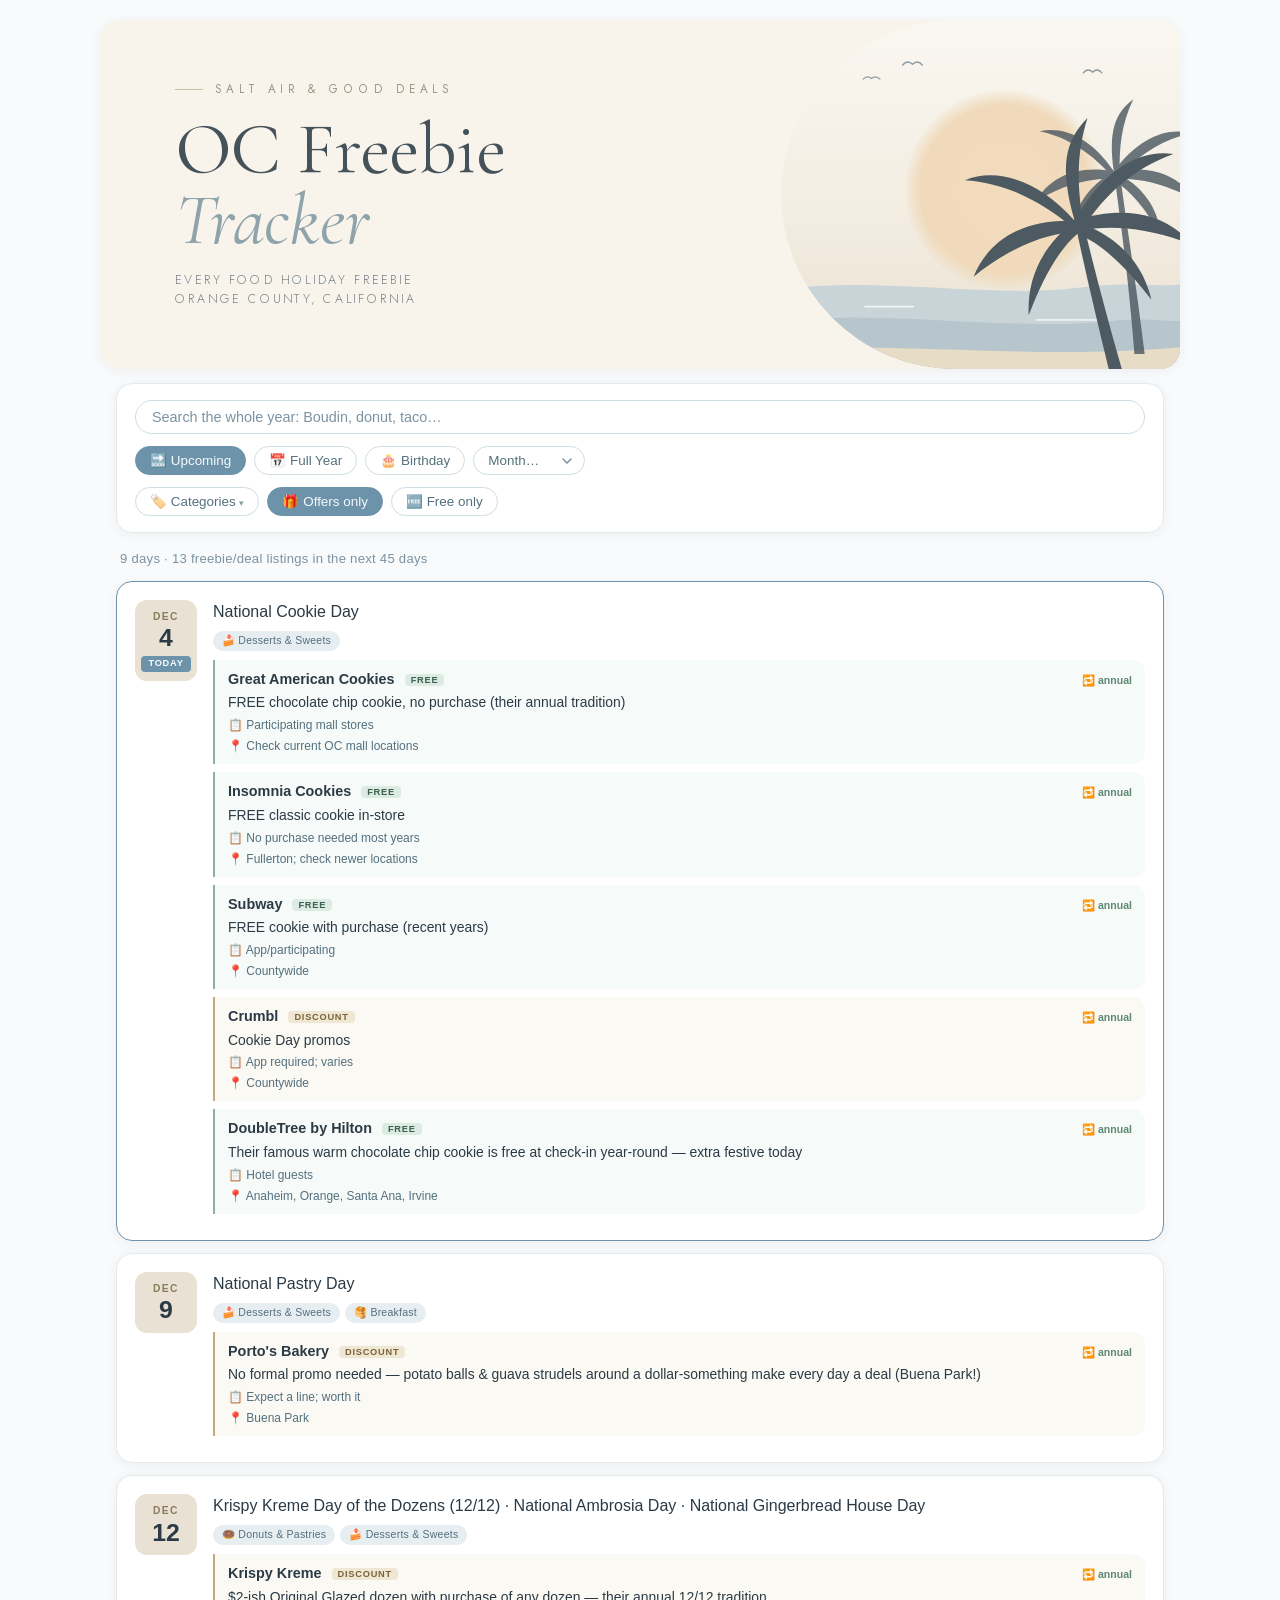
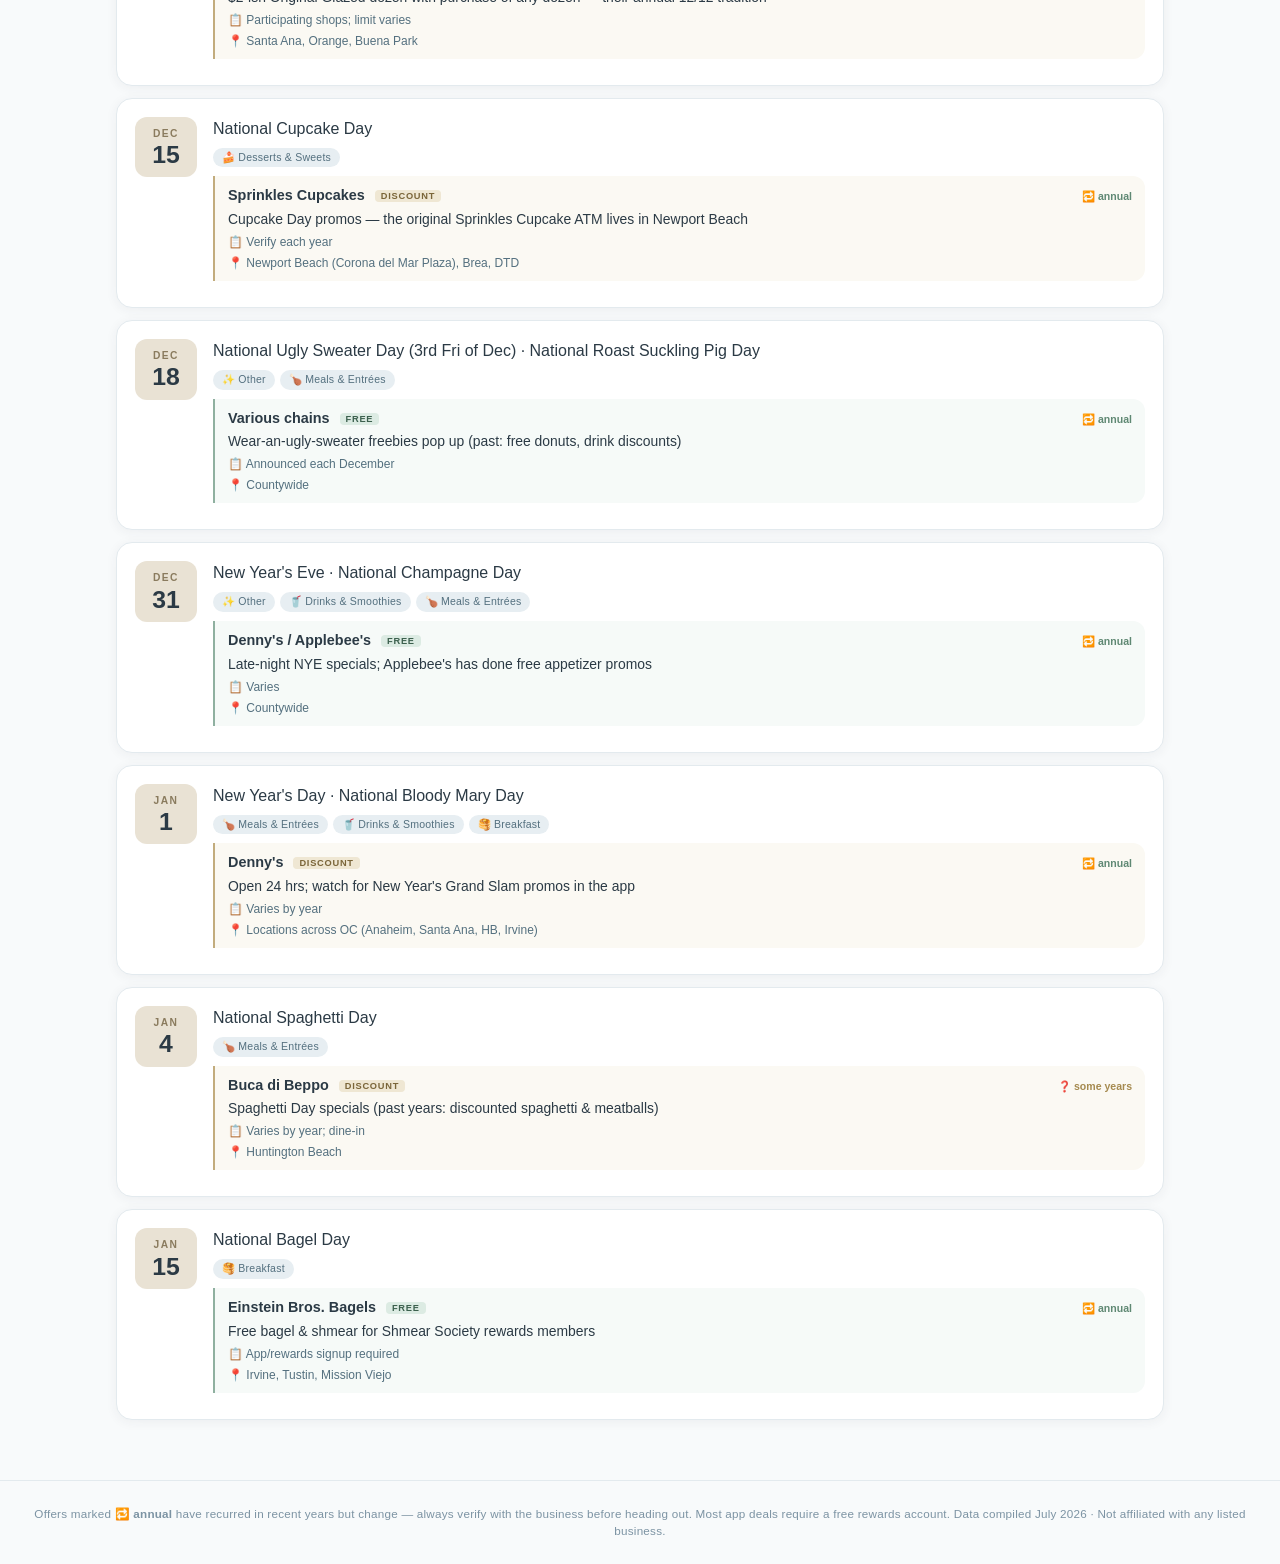
<file: index.html>
<!DOCTYPE html>
<html lang="en">
<head>
  <meta charset="UTF-8" />
  <meta name="viewport" content="width=device-width, initial-scale=1.0" />
  <title>OC Freebie Tracker — Food Holiday Deals in Orange County</title>
  <link rel="stylesheet" href="css/styles.css" />
</head>
<body>
  <header>
    <div class="banner-scale" id="banner-scale">
      <div class="banner-fixed" id="banner-fixed">
        <div style="width: 1300px; height: 420px; border-radius: 20px; overflow: hidden; position: relative; background: #f8f4ec; display: grid; grid-template-columns: 1fr 480px;">
          <div style="display: flex; flex-direction: column; justify-content: center; gap: 18px; padding: 0 90px; position: relative;">
            <div style="display: flex; align-items: center; gap: 14px;">
              <div style="width: 34px; height: 1px; background: #c2b49a;"></div>
              <div style="font-family: Jost, sans-serif; font-size: 14px; letter-spacing: 6px; color: #a09482;">SALT AIR &amp; GOOD DEALS</div>
            </div>
            <h1 style="margin: 0; font-family: 'Cormorant Garamond', serif; font-weight: 400; font-size: 88px; color: #46525a; line-height: 0.98;">OC Freebie <span style="font-style: italic; color: #8fa3ab;">Tracker</span></h1>
            <div style="font-family: Jost, sans-serif; font-weight: 300; font-size: 15px; letter-spacing: 3px; color: #7d858c;">EVERY FOOD HOLIDAY FREEBIE<br>ORANGE COUNTY, CALIFORNIA</div>
          </div>
          <div style="position: relative; overflow: hidden; background: linear-gradient(180deg, #faf7f1 0%, #f3ede2 55%, #e9e0d0 100%); border-radius: 240px 0 0 240px;">
            <div style="position: absolute; left: 56%; top: 84px; transform: translateX(-50%); width: 240px; height: 240px; border-radius: 50%; background: radial-gradient(circle, #f2dcbd 0%, #f0dabb 60%, rgba(240,218,187,0) 72%);"></div>
            <svg viewBox="0 0 480 150" preserveAspectRatio="none" style="position: absolute; bottom: 0; left: 0; width: 100%; height: 150px; display: block;">
              <path d="M0,54 C 120,38 260,66 360,52 C 420,44 460,52 480,48 L480,150 L0,150 Z" fill="#c9d4d8"></path>
              <path d="M0,92 C 130,78 280,106 400,92 C 440,88 470,94 480,92 L480,150 L0,150 Z" fill="#b6c6cc"></path>
              <path d="M0,128 C 150,116 300,140 480,124 L480,150 L0,150 Z" fill="#e7dcc6"></path>
            </svg>
            <div style="position: absolute; bottom: 74px; left: 100px; width: 60px; height: 2px; border-radius: 2px; background: rgba(255,255,255,0.75);"></div>
            <div style="position: absolute; bottom: 58px; right: 90px; width: 84px; height: 2px; border-radius: 2px; background: rgba(255,255,255,0.65);"></div>
            <svg viewBox="0 0 60 24" style="position: absolute; top: 52px; right: 70px; width: 48px; height: 20px;">
              <path d="M2,14 Q 9,6 16,13 Q 23,6 30,14" fill="none" stroke="#8b989f" stroke-width="2" stroke-linecap="round"></path>
            </svg>
            <svg viewBox="0 0 90 40" style="position: absolute; top: 44px; left: 96px; width: 78px; height: 34px;">
              <path d="M58,12 Q 65,4 72,11 Q 79,4 86,12" fill="none" stroke="#8b989f" stroke-width="2" stroke-linecap="round"></path>
              <path d="M2,32 Q 8,26 14,31 Q 20,26 26,32" fill="none" stroke="#8b989f" stroke-width="1.7" stroke-linecap="round"></path>
            </svg>
            <svg viewBox="0 0 480 440" style="position: absolute; inset: 0; width: 100%; height: 100%; pointer-events: none;">
              <g fill="#4d5a62">
                <g transform="translate(300, 90) scale(0.72)" opacity="0.82">
                  <path d="M150,140 C 162,230 176,330 186,460 L 204,460 C 188,330 172,230 160,140 Z"></path>
                  <path d="M150,140 C 110,80 60,60 20,70 C 70,80 112,110 148,150 Z"></path>
                  <path d="M150,140 C 140,70 152,38 184,14 C 162,60 160,100 160,142 Z"></path>
                  <path d="M150,140 C 195,80 245,62 285,74 C 235,84 192,112 158,152 Z"></path>
                  <path d="M150,140 C 215,128 267,148 292,190 C 245,164 196,150 154,154 Z"></path>
                  <path d="M150,140 C 85,128 38,150 14,192 C 60,164 110,150 152,154 Z"></path>
                  <path d="M150,140 C 202,166 228,206 232,252 C 206,206 178,172 150,156 Z"></path>
                  <path d="M150,140 C 102,168 80,206 76,250 C 100,206 126,172 152,156 Z"></path>
                </g>
                <g transform="translate(250, 105) rotate(-8, 188, 440)">
                  <path d="M150,140 C 156,230 166,330 178,440 L 198,440 C 182,330 168,230 160,140 Z"></path>
                  <path d="M150,140 C 110,80 60,60 20,70 C 70,80 112,110 148,150 Z"></path>
                  <path d="M150,140 C 140,70 152,38 184,14 C 162,60 160,100 160,142 Z"></path>
                  <path d="M150,140 C 195,80 245,62 285,74 C 235,84 192,112 158,152 Z"></path>
                  <path d="M150,140 C 215,128 267,148 292,190 C 245,164 196,150 154,154 Z"></path>
                  <path d="M150,140 C 85,128 38,150 14,192 C 60,164 110,150 152,154 Z"></path>
                  <path d="M150,140 C 202,166 228,206 232,252 C 206,206 178,172 150,156 Z"></path>
                  <path d="M150,140 C 102,168 80,206 76,250 C 100,206 126,172 152,156 Z"></path>
                </g>
              </g>
            </svg>
          </div>
        </div>
      </div>
    </div>
  </header>

  <div class="controls">
    <div class="control-panel">
      <div class="row">
        <input id="search" type="search" placeholder="Search the whole year: Boudin, donut, taco…" />
      </div>
      <div class="row">
        <div id="view-tabs" class="seg"></div>
        <select id="month-select" aria-label="Jump to a month">
          <option value="">Month…</option>
        </select>
      </div>
      <div class="row">
        <div class="dd" id="cat-dd">
          <button id="cat-btn" class="dd-btn" aria-haspopup="true" aria-expanded="false">🏷️ Categories <span class="caret">▾</span></button>
          <div class="dd-panel" id="cat-panel" hidden></div>
        </div>
        <button id="freebies-toggle" class="toggle" title="Hide days with no known offers">🎁 Offers only</button>
        <button id="free-only-toggle" class="toggle" title="Hide discounts, show only 100%-free offers">🆓 Free only</button>
      </div>
    </div>
  </div>

  <div id="stats"></div>
  <main id="results"></main>

  <footer>
    Offers marked <strong>🔁 annual</strong> have recurred in recent years but change — always verify with the
    business before heading out. Most app deals require a free rewards account.
    Data compiled July 2026 · Not affiliated with any listed business.
  </footer>

  <script src="js/data-h1.js"></script>
  <script src="js/data-h2.js"></script>
  <script src="js/data-birthday.js"></script>
  <script src="js/app.js"></script>
</body>
</html>
</file>
<file: css/styles.css>
:root {
  --bg: #f8fafb;          /* sea foam white */
  --card: #ffffff;
  --ink: #2b3a45;         /* deep slate */
  --muted: #7c93a3;       /* driftwater gray-blue */
  --muted-dark: #54707f;
  --accent: #6d93ab;      /* washed ocean blue */
  --accent-soft: #deeaf0;
  --sand: #e9e2d4;        /* dry sand */
  --sand-ink: #8a7b5e;
  --seaglass: #8fb0a0;    /* free listings */
  --seaglass-bg: #f6faf8;
  --gold: #c2ac7d;        /* discount listings */
  --gold-bg: #fbf9f3;
  --border: #e3eaee;
  --shadow: 0 2px 12px rgba(43, 58, 69, 0.06);
}

* { box-sizing: border-box; }

body {
  margin: 0;
  font-family: -apple-system, BlinkMacSystemFont, "Segoe UI", Roboto, sans-serif;
  background: var(--bg);
  color: var(--ink);
  line-height: 1.5;
}

@font-face {
  font-family: "Cormorant Garamond";
  font-style: normal;
  font-weight: 400 500;
  font-display: swap;
  src: url("../assets/fonts/cormorant-garamond-latin.woff2") format("woff2");
}
@font-face {
  font-family: "Cormorant Garamond";
  font-style: italic;
  font-weight: 400 500;
  font-display: swap;
  src: url("../assets/fonts/cormorant-garamond-italic-latin.woff2") format("woff2");
}
@font-face {
  font-family: "Jost";
  font-style: normal;
  font-weight: 300 500;
  font-display: swap;
  src: url("../assets/fonts/jost-latin.woff2") format("woff2");
}

header {
  padding: 20px 16px 0;
}
.banner-scale {
  max-width: 1080px;
  margin: 0 auto;
  overflow: hidden;
  border-radius: 20px;
  box-shadow: var(--shadow);
}
.banner-fixed {
  width: 1300px;
  transform-origin: top left;
}

.controls {
  max-width: 1080px;
  margin: 14px auto 0;
  padding: 0 16px;
}
.control-panel {
  background: var(--card);
  border: 0.5px solid var(--border);
  border-radius: 16px;
  box-shadow: var(--shadow);
  padding: 16px 18px;
}

.row { display: flex; flex-wrap: wrap; gap: 8px; align-items: center; margin-bottom: 12px; }
.row:last-child { margin-bottom: 0; }
.row-label {
  font-size: 0.66rem;
  font-weight: 600;
  text-transform: uppercase;
  letter-spacing: 0.14em;
  color: var(--muted);
  width: 100%;
  margin-bottom: -2px;
}

#view-tabs { display: flex; flex-wrap: wrap; gap: 8px; }
#view-tabs button, .toggle, .dd-btn, #month-select {
  border: 0.5px solid #cfdde4;
  background: #fff;
  color: var(--muted-dark);
  border-radius: 999px;
  padding: 6px 14px;
  font-size: 0.84rem;
  font-family: inherit;
  cursor: pointer;
  transition: all 0.15s ease;
}
#view-tabs button:hover, .toggle:hover, .dd-btn:hover, #month-select:hover {
  border-color: var(--accent);
  color: var(--ink);
}
#view-tabs button.active, .toggle.active, .dd-btn.active, #month-select.active {
  background: var(--accent);
  border-color: var(--accent);
  color: #f6fafc;
  font-weight: 500;
}

#month-select {
  appearance: none;
  -webkit-appearance: none;
  padding-right: 30px;
  background-image: url("data:image/svg+xml;charset=utf-8,%3Csvg xmlns='http://www.w3.org/2000/svg' width='10' height='6'%3E%3Cpath d='M1 1l4 4 4-4' fill='none' stroke='%237c93a3' stroke-width='1.5' stroke-linecap='round'/%3E%3C/svg%3E");
  background-repeat: no-repeat;
  background-position: right 12px center;
}
#month-select.active {
  background-image: url("data:image/svg+xml;charset=utf-8,%3Csvg xmlns='http://www.w3.org/2000/svg' width='10' height='6'%3E%3Cpath d='M1 1l4 4 4-4' fill='none' stroke='%23f6fafc' stroke-width='1.5' stroke-linecap='round'/%3E%3C/svg%3E");
}

/* Categories multi-select dropdown */
.dd { position: relative; }
.dd-btn .caret { font-size: 0.7em; opacity: 0.7; }
.dd-panel {
  position: absolute;
  top: calc(100% + 6px);
  left: 0;
  z-index: 30;
  min-width: 230px;
  max-height: 320px;
  overflow-y: auto;
  background: var(--card);
  border: 0.5px solid var(--border);
  border-radius: 14px;
  box-shadow: 0 8px 28px rgba(43, 58, 69, 0.14);
  padding: 8px;
  display: flex;
  flex-direction: column;
}
.dd-panel[hidden] { display: none; }
.dd-panel label {
  display: flex;
  align-items: center;
  gap: 9px;
  padding: 7px 10px;
  border-radius: 9px;
  font-size: 0.86rem;
  color: var(--muted-dark);
  cursor: pointer;
  user-select: none;
}
.dd-panel label:hover { background: var(--accent-soft); color: var(--ink); }
.dd-panel input[type="checkbox"] {
  accent-color: var(--accent);
  width: 15px;
  height: 15px;
  margin: 0;
  cursor: pointer;
}
.dd-clear {
  margin: 6px 4px 2px;
  border: 0.5px dashed #cfdde4;
  background: none;
  color: var(--muted);
  border-radius: 999px;
  padding: 6px 12px;
  font-size: 0.78rem;
  font-family: inherit;
  cursor: pointer;
}
.dd-clear:hover { border-color: var(--accent); color: var(--ink); }

#search {
  flex: 1;
  min-width: 220px;
  border: 0.5px solid #cfdde4;
  border-radius: 999px;
  padding: 8px 16px;
  font-size: 0.9rem;
  background: #fff;
  color: var(--ink);
  outline: none;
}
#search::placeholder { color: var(--muted); }
#search:focus { border-color: var(--accent); }

#stats {
  max-width: 1080px;
  margin: 16px auto 4px;
  padding: 0 20px;
  color: var(--muted);
  font-size: 0.82rem;
  letter-spacing: 0.02em;
}

main { max-width: 1080px; margin: 0 auto 60px; padding: 0 16px; }

.month-header {
  margin: 30px 4px 10px;
  font-size: 1.15rem;
  font-weight: 500;
  color: var(--muted-dark);
  letter-spacing: 0.04em;
  border-bottom: 0.5px solid var(--border);
  padding-bottom: 6px;
}

.card {
  display: flex;
  gap: 16px;
  background: var(--card);
  border: 0.5px solid var(--border);
  border-radius: 16px;
  box-shadow: var(--shadow);
  padding: 18px;
  margin: 12px 0;
}
.card.today { border: 1.5px solid var(--accent); }
.card:not(.has-freebies) { opacity: 0.8; }

.card-date {
  min-width: 62px;
  text-align: center;
  align-self: flex-start;
  background: var(--sand);
  border-radius: 12px;
  padding: 9px 6px;
}
.card-date .mon {
  font-size: 0.64rem;
  font-weight: 700;
  letter-spacing: 0.14em;
  color: var(--sand-ink);
}
.card-date .num { font-size: 1.55rem; font-weight: 600; line-height: 1.1; color: var(--ink); }
.today-tag {
  font-size: 0.58rem;
  font-weight: 700;
  letter-spacing: 0.08em;
  color: #f6fafc;
  background: var(--accent);
  border-radius: 4px;
  margin-top: 5px;
  padding: 1px 4px;
}

.card-body { flex: 1; }
.card-body h3 { margin: 0 0 7px; font-size: 1rem; font-weight: 500; }

.badges { display: flex; flex-wrap: wrap; gap: 5px; margin-bottom: 9px; }
.badge {
  font-size: 0.66rem;
  padding: 2px 9px;
  border-radius: 999px;
  background: #e7eef2;
  color: var(--muted-dark);
  font-weight: 500;
  letter-spacing: 0.02em;
}

.freebie {
  border-left: 2px solid var(--seaglass);
  background: var(--seaglass-bg);
  border-radius: 0 12px 12px 0;
  padding: 9px 13px;
  margin: 8px 0;
}
.freebie.deal { border-left-color: var(--gold); background: var(--gold-bg); }
.freebie-head { display: flex; justify-content: space-between; align-items: baseline; gap: 8px; }
.biz { font-weight: 600; font-size: 0.9rem; color: var(--ink); }

.kind {
  font-size: 0.58rem;
  font-weight: 700;
  letter-spacing: 0.08em;
  border-radius: 4px;
  padding: 1px 6px;
  vertical-align: 1px;
  margin-left: 6px;
}
.kind-free { background: #dcebe3; color: #3c604e; }
.kind-deal { background: #efe7d3; color: #7a6539; }

.timing {
  font-size: 0.6rem;
  font-weight: 600;
  border-radius: 4px;
  padding: 1px 6px;
  vertical-align: 1px;
  margin-left: 6px;
  white-space: nowrap;
}
.timing-day   { background: #efe4dc; color: #8a5f49; }
.timing-week  { background: var(--accent-soft); color: #3a5568; }
.timing-month { background: #e6e9f2; color: #5a6288; }

.annual { font-size: 0.66rem; color: #5f8873; font-weight: 600; white-space: nowrap; }
.annual.maybe { color: #a58a4f; }
.offer { font-size: 0.87rem; margin-top: 2px; color: var(--ink); }
.fine, .oc { font-size: 0.75rem; color: var(--muted-dark); margin-top: 3px; }

.no-freebies { font-size: 0.79rem; color: var(--muted); font-style: italic; }
.empty { text-align: center; color: var(--muted); padding: 40px 0; }

.bday-intro {
  background: var(--card);
  border: 0.5px solid var(--border);
  border-radius: 16px;
  box-shadow: var(--shadow);
  padding: 14px 18px;
  margin: 12px 0 4px;
  font-size: 0.88rem;
  color: var(--muted-dark);
}
.bday-intro strong { color: var(--ink); }

footer {
  text-align: center;
  color: var(--muted);
  font-size: 0.73rem;
  padding: 24px 20px;
  border-top: 0.5px solid var(--border);
  letter-spacing: 0.02em;
}

@media (max-width: 560px) {
  .card { flex-direction: row; padding: 13px; }
  header { padding: 12px 10px 0; }
  .controls { padding: 0 10px; margin-top: 10px; }
  .control-panel { padding: 12px; }
  .row { gap: 6px; margin-bottom: 10px; }
  #view-tabs { gap: 6px; }
  #view-tabs button, .toggle, .dd-btn, #month-select {
    padding: 6px 11px;
    font-size: 0.8rem;
  }
  #search { min-width: 100%; }
  main { padding: 0 10px; }
}
</file>
